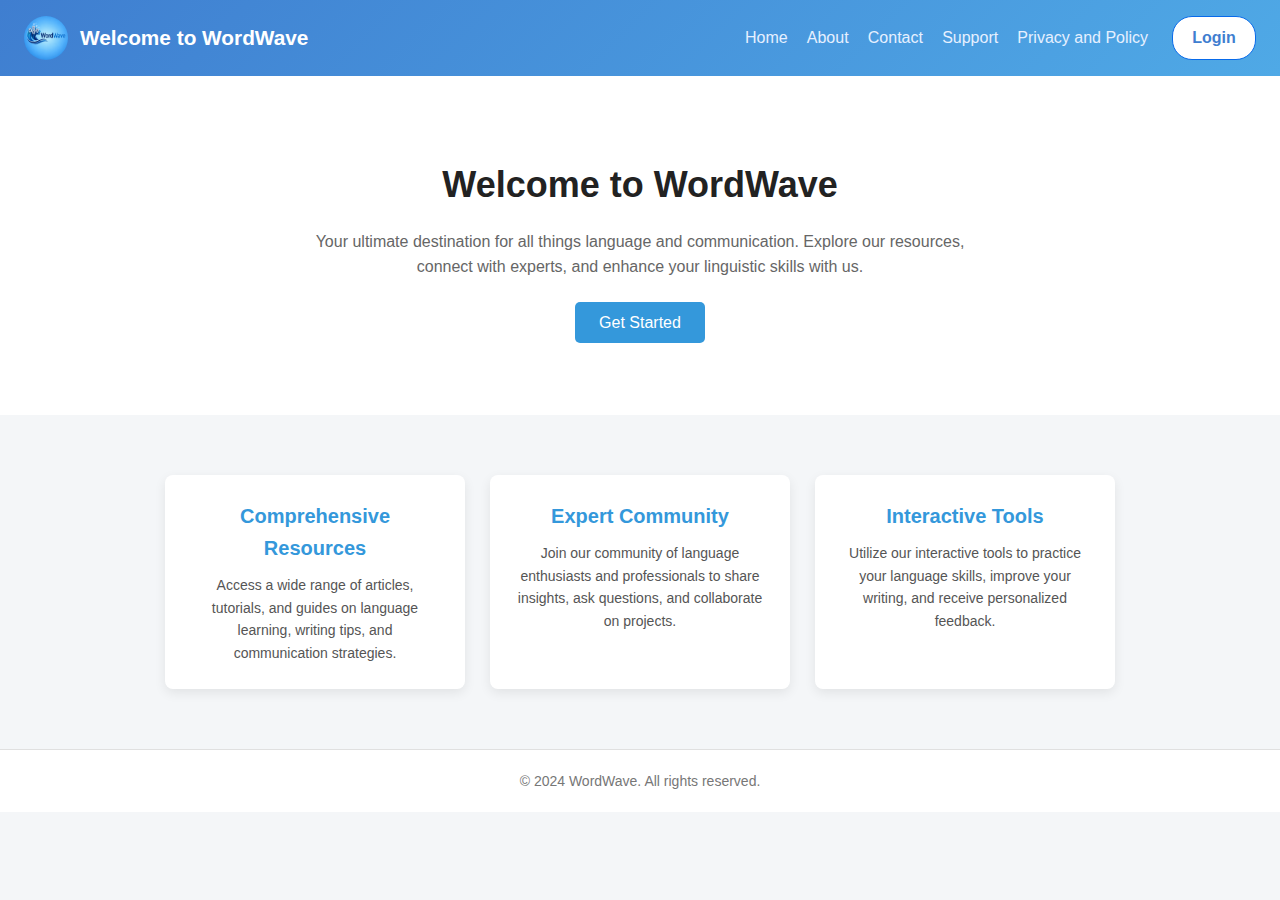
<file: wordwave/index.html>
<!DOCTYPE html>
<html lang="en">
<head>
    <meta charset="UTF-8">
    <meta name="viewport" content="width=device-width, initial-scale=1.0">
    <title>Home</title>
    <link rel="stylesheet" href="styles/style.css">
</head>
<body>
    <header class="navbar">
        <div class="brand">
            <img src="images/logo.png" alt="Company Logo">
            <span>Welcome to WordWave</span>
        </div>
        <div class="nav_grp">
            <nav class="nav-links">
                <a href="/index.html">Home</a>
                <a href="#">About</a>
                <a href="#">Contact</a>
                <a href="#">Support</a>
                <a href="#">Privacy and Policy</a>
            </nav>
            <a href="login.html" target="_blank" class="logout-btn" style="text-decoration: none;">Login</a>
        </div>
    </header>
    <main>
        <section class="hero-content">
            <h1>Welcome to WordWave</h1>
            <p>Your ultimate destination for all things language and communication. Explore our resources, connect with experts, and enhance your linguistic skills with us.</p>
            <a href="/login.html" target="_blank" class="cta-button">Get Started</a>
        </section>

        <section class="features">
            <div class="feature">
                <h2>Comprehensive Resources</h2>
                <p>Access a wide range of articles, tutorials, and guides on language learning, writing tips, and communication strategies.</p>
            </div>
            <div class="feature">
                <h2>Expert Community</h2>
                <p>Join our community of language enthusiasts and professionals to share insights, ask questions, and collaborate on projects.</p>
            </div>
            <div class="feature">
                <h2>Interactive Tools</h2>
                <p>Utilize our interactive tools to practice your language skills, improve your writing, and receive personalized feedback.</p>
            </div>
        </section>
    </main>
    <footer>
        <p>&copy; 2024 WordWave. All rights reserved.</p>
    </footer>
</body>
</html>
</file>
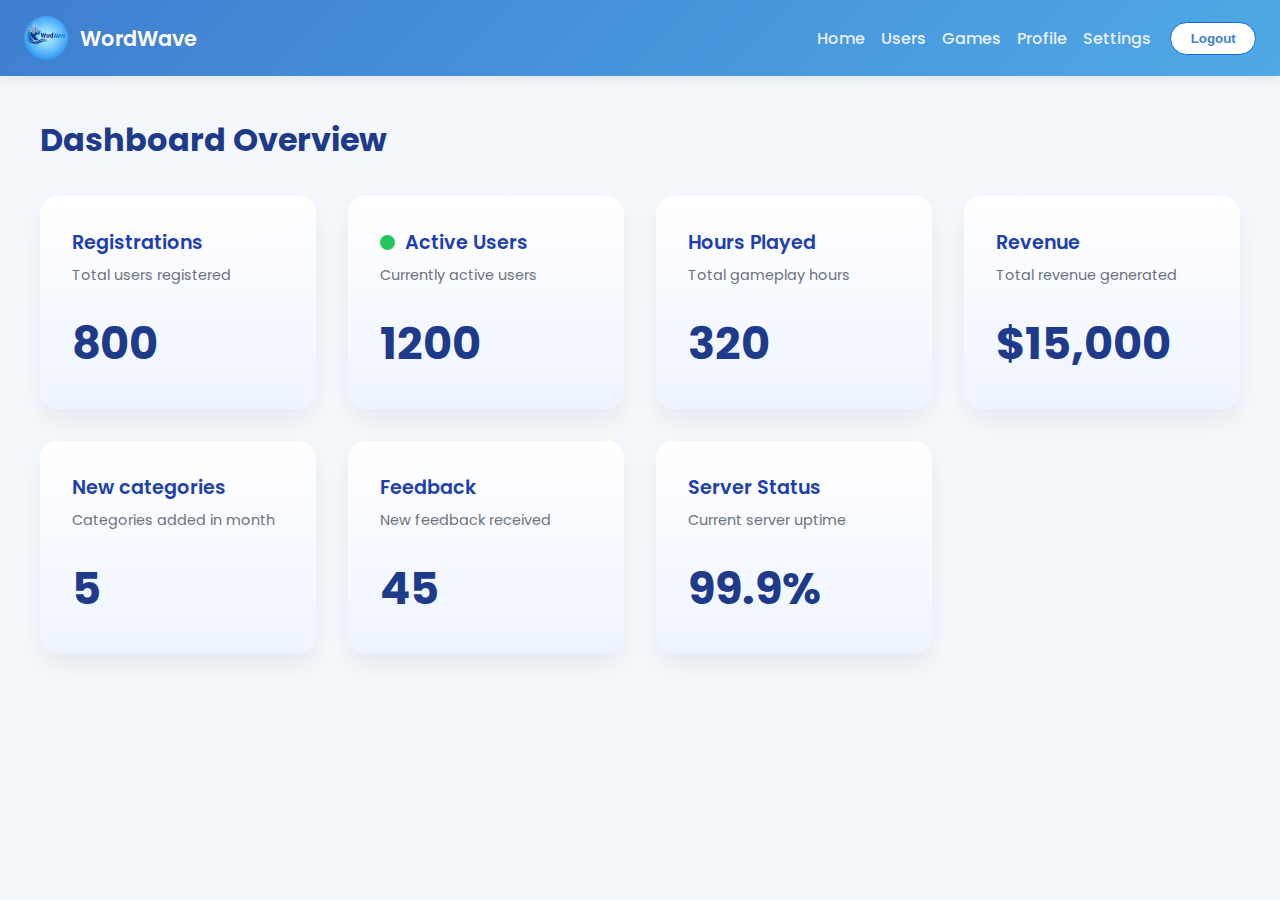
<file: wordwave/company_dashboard.html>
<!DOCTYPE html>
<html lang="en">
<head>
    <meta charset="UTF-8">
    <meta name="viewport" content="width=device-width, initial-scale=1.0">
    <title>Company Dashboard</title>
    <link rel="stylesheet" href="styles/company.css">
    <link href="https://fonts.googleapis.com/css2?family=Poppins:wght@400;500;600;700&display=swap" rel="stylesheet">
</head>
<body>

<header class="navbar">
    <div class="brand">
        <img src="images/logo.png" alt="Company Logo">
        <span>WordWave</span>
    </div>
    <div class="nav-grp">
        <nav class="nav-links">
            <a href="/index.html">Home</a>
            <a href="#">Users</a>
            <a href="#">Games</a>
            <a href="#">Profile</a>
            <a href="#">Settings</a>
        </nav>
    
        <button type="button" class="logout-btn" onclick="logout()">Logout</button>
    </div>
</header>

<main class="dashboard-container">
    <h1 class="page-title">Dashboard Overview</h1>

    <section class="dashboard-grid">
        <div class="card">
            <h2 class="card-title">Registrations</h2>
            <p class="card-desc">Total users registered</p>
            <p class="card-value">800</p>
        </div>

        <div class="card">
            <h2 class="card-title">
                <span class="live-dot"></span>
                Active Users
            </h2>
            <p class="card-desc">Currently active users</p>
            <p class="card-value">1200</p>
        </div>

        <div class="card">
            <h2 class="card-title">Hours Played</h2>
            <p class="card-desc">Total gameplay hours</p>
            <p class="card-value">320</p>
        </div>
        <div class="card">
            <h2 class="card-title">Revenue</h2>
            <p class="card-desc">Total revenue generated</p>    
            <p class="card-value">$15,000</p>
        </div>
        <div class="card">
            <h2 class="card-title">New categories</h2>
            <p class="card-desc">Categories added in month</p>
            <p class="card-value">5</p>
        </div>
        <div class="card">
            <h2 class="card-title">Feedback</h2>
            <p class="card-desc">New feedback received</p>
            <p class="card-value">45</p>
        </div>
        <div class="card">
            <h2 class="card-title">Server Status</h2>
            <p class="card-desc">Current server uptime</p>
            <p class="card-value">99.9%</p>
        </div>
    </section>
</main>
<script src="script.js"></script>
</body>
</html>
</file>
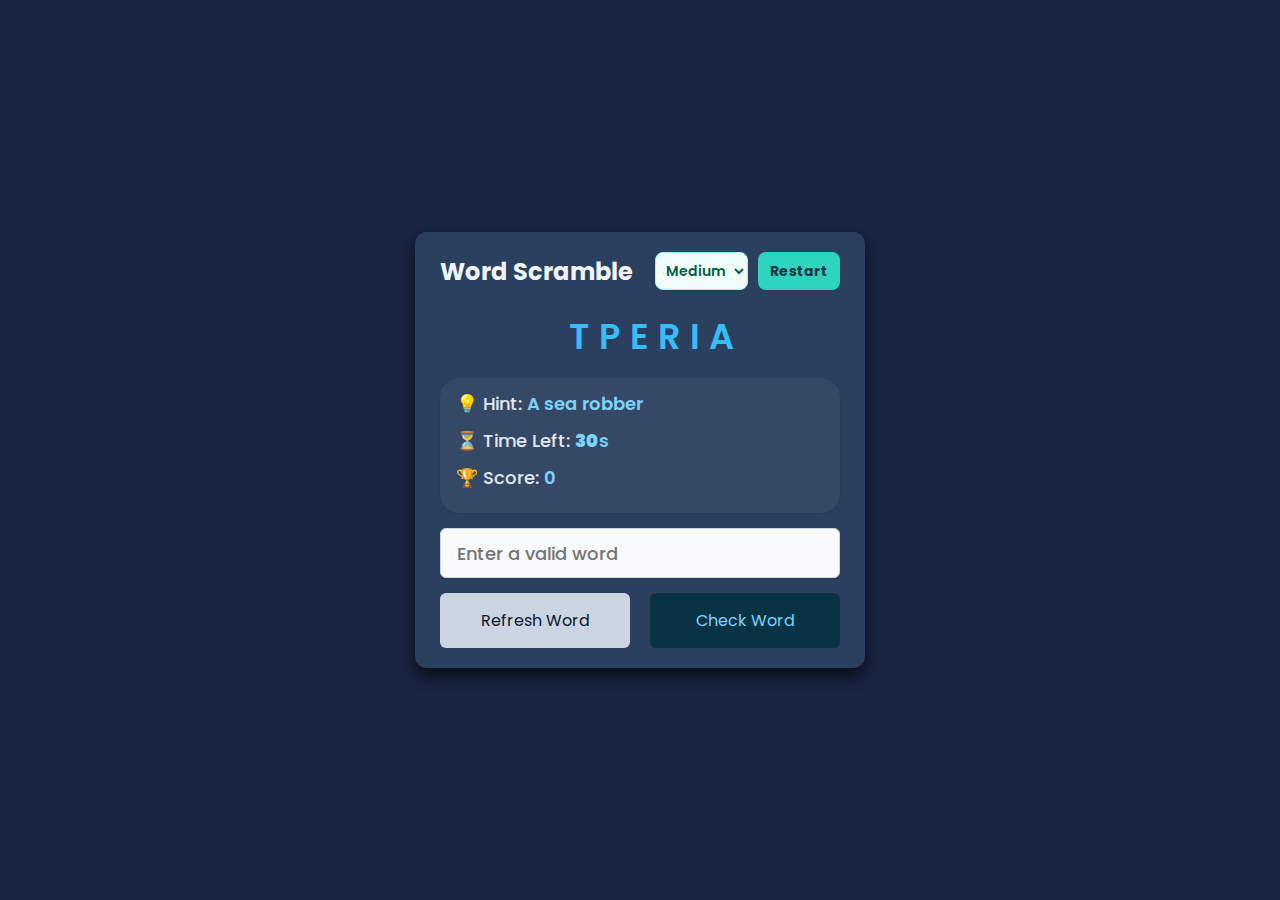
<file: wordwave/game.html>
<!DOCTYPE html>
<html lang="en">
<head>
  <meta charset="UTF-8" />
  <meta name="viewport" content="width=device-width, initial-scale=1.0"/>
  <link rel="stylesheet" href="styles/game.css" />
  <title>Word Scramble</title>
  <script src="words.js" defer></script>
  <script src="game.js" defer></script>
</head>
<body>
  <div class="container">
    <div class="header">
      <h2>Word Scramble</h2>
      <div class="right-controls">
        <select id="difficulty">
          <option value="easy">Easy</option>
          <option value="medium" selected>Medium</option>
          <option value="hard">Hard</option>
        </select>
        <button class="restart-btn">Restart</button>
      </div>
    </div>
    <div class="content">
      <p class="word"></p>
      <div class="details">
        <p class="hint">💡 Hint: <span></span></p>
        <p class="time">⏳ Time Left: <span><b>30</b>s</span></p>
        <p class="score">🏆 Score: <span>0</span></p>
      </div>
      <input type="text" class="text" placeholder="Enter a valid word" />
      <div class="buttons">
        <button class="refresh-word">Refresh Word</button>
        <button class="check-word">Check Word</button>
      </div>
    </div>
  </div>
</body>
</html>
</file>
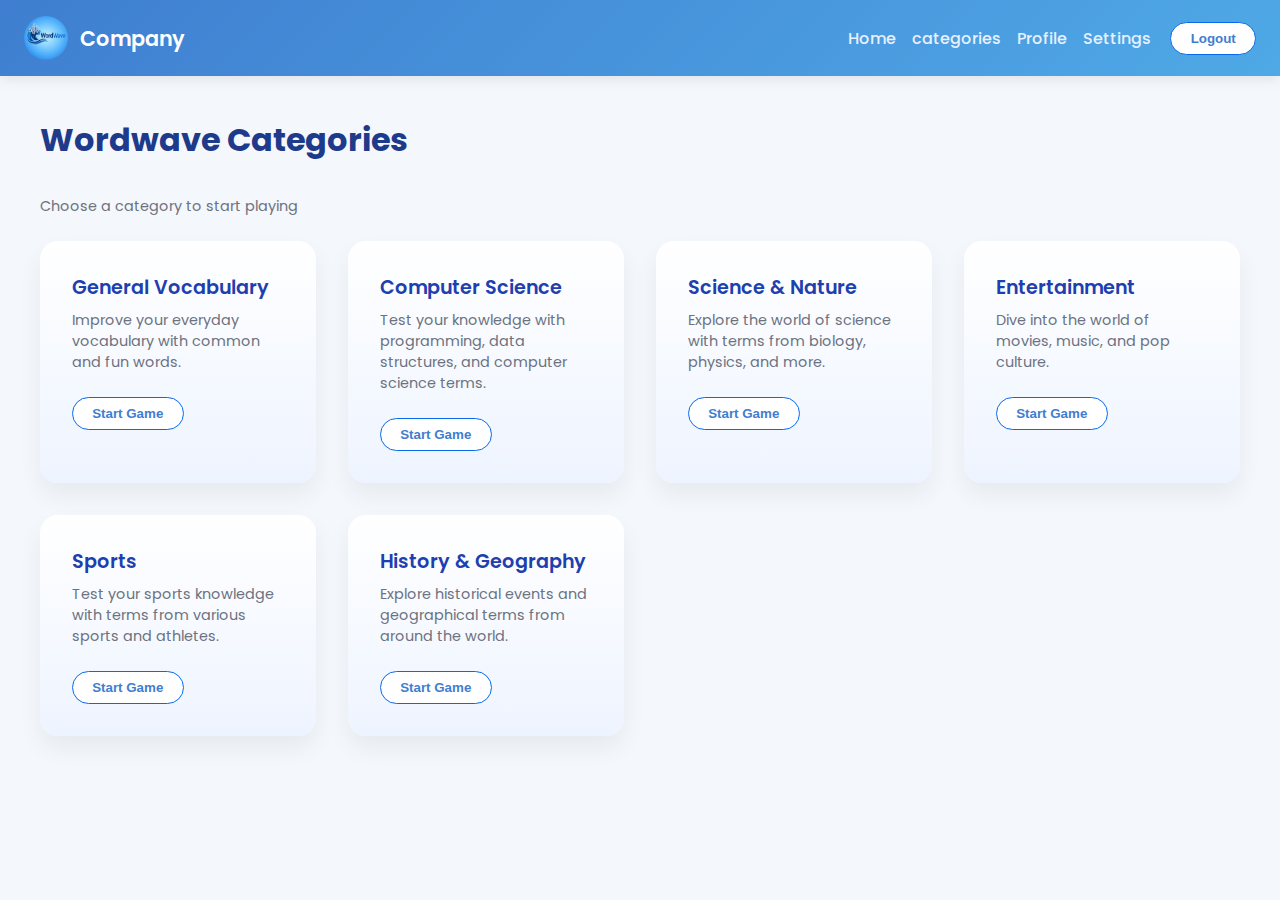
<file: wordwave/user_dashboard.html>
<!DOCTYPE html>
<html lang="en">
<head>
    <meta charset="UTF-8">
    <meta name="viewport" content="width=device-width, initial-scale=1.0">
    <title>Game Categories</title>

    <!-- Company styles -->
    <link rel="stylesheet" href="styles/company.css">
    <link href="https://fonts.googleapis.com/css2?family=Poppins:wght@400;500;600;700&display=swap" rel="stylesheet">
</head>
<body>

<!-- Navbar -->
<header class="navbar">
    <div class="brand">
        <img src="images/logo.png" alt="Company Logo">
        <span>Company</span>
    </div>

    <div class="nav-grp">
        <nav class="nav-links">
            <a href="/index.html">Home</a>
            <a href="#">categories</a>
            <a href="#">Profile</a>
            <a href="#">Settings</a>
        </nav>

        <button type="button" class="logout-btn" onclick="logout()">Logout</button>
    </div>
</header>

<!-- Main Content -->
<main class="dashboard-container">

    <h1 class="page-title">Wordwave Categories</h1>
    <p class="card-desc">Choose a category to start playing</p>

    <section class="dashboard-grid">
        <!-- General Category -->
        <div class="card">
            <h2 class="card-title">General Vocabulary</h2>
            <p class="card-desc">
                Improve your everyday vocabulary with common and fun words.
            </p>
            <button class="logout-btn" onclick="window.location.href='./game.html'">
                Start Game
            </button>
        </div>
        <!-- CS Category -->
        <div class="card">
            <h2 class="card-title">Computer Science</h2>
            <p class="card-desc">
                Test your knowledge with programming, data structures,
                and computer science terms.
            </p>
            <button class="logout-btn" onclick="window.location.href='#'">
                Start Game
            </button>
        </div>
        <div class="card">
            <h2 class="card-title">Science & Nature</h2>
            <p class="card-desc">
                Explore the world of science with terms from biology,
                physics, and more.
            </p>
            <button class="logout-btn" onclick="window.location.href='#'">
                Start Game
            </button>
        </div>
            <div class="card">
                <h2 class="card-title
                ">Entertainment</h2>
                <p class="card-desc">
                    Dive into the world of movies, music, and pop culture.
                </p>
                <button class="logout-btn" onclick="window.location.href='#'">
                    Start Game
                </button>
            </div>
             <div class="card">
                <h2 class="card-title
                ">Sports</h2>
                <p class="card-desc">
                    Test your sports knowledge with terms from various sports and athletes.
                </p>
                <button class="logout-btn" onclick="window.location.href='#'">
                    Start Game
                </button>
            </div>
             <div class="card">
                <h2 class="card-title">History & Geography</h2>
                <p class="card-desc">
                    Explore historical events and geographical terms from around the world.
                </p>
                <button class="logout-btn" onclick="window.location.href='#'">
                    Start Game
                </button>
            </div>
    </section>

</main>

<script src="script.js"></script>
</body>
</html>
</file>
<file: wordwave/styles/company.css>
/* ---------- Global ---------- */
* {
    margin: 0;
    padding: 0;
    box-sizing: border-box;
}

body {
    font-family: "poppins", "Roboto", sans-serif;
    background-color: #f4f7fb;
    color: #1f2937;
}

/* ---------- Navbar ---------- */
.navbar {
    width: 100%;
    display: flex;
    flex-wrap: wrap;
    align-items: center;
    justify-content: space-between;
    padding: 1rem 1.5rem;
    background: linear-gradient(135deg, #3f7ed0, #4fa9e6);
    box-shadow: 0 4px 12px rgba(0, 0, 0, 0.08);
}

.brand {
    display: flex;
    align-items: center;
    gap: 0.75rem;
    font-size: 1.3rem;
    font-weight: 600;
    color: white;
}

.brand img {
    width: 44px;
    height: 44px;
    border-radius: 50%;
}

.nav-grp{
    display: flex;
    align-items: center;
    gap: 1.2rem;

}
.nav-links {
    display: flex;
    gap: 1rem;
    margin-left: 0;
}

.nav-links a {
    text-decoration: none;
    color: #e6f0ff;
    font-weight: 500;
    transition: opacity 0.2s ease;
}

.nav-links a:hover {
    opacity: 0.8;
    text-decoration: underline;
}

.logout-btn {
    padding: 0.5rem 1.2rem;
    border-radius: 20px;
    border: 1px solid #086aea;
    background-color: white;
    color: #3f7ed0;
    font-weight: 600;
    cursor: pointer;
    transition: transform 0.2s ease;
}

.logout-btn:hover {
    transform: scale(1.05);
}

/* ---------- Main Layout ---------- */
.dashboard-container {
    padding: 2.5rem;
}

.page-title {
    font-size: 2rem;
    margin-bottom: 2rem;
    color: #1e3a8a;
}

/* ---------- Dashboard Grid ---------- */
.dashboard-grid {
    display: grid;
    grid-template-columns: repeat(auto-fit, minmax(240px, 1fr));
    gap: 2rem;
}

/* ---------- Cards ---------- */
.card {
    background: linear-gradient(180deg, #ffffff, #eef4ff);
    box-shadow:
        0 10px 30px rgba(0,0,0,0.08),
        inset 0 1px 0 rgba(255,255,255,0.6);
    padding: 2rem;
    border-radius: 18px;
    box-shadow: 0 12px 25px rgba(0, 0, 0, 0.06);
    transition: transform 0.3s ease, box-shadow 0.3s ease;
}

.card:hover {
    transform: translateY(-8px);
    box-shadow: 0 20px 40px rgba(0, 0, 0, 0.12);
}

.card-title {
    display: flex;
    align-items: center;
    gap: 0.6rem;
    font-size: 1.2rem;
    font-weight: 600;
    color: #1e40af;
}

.card-desc {
    font-size: 0.9rem;
    color: #6b7280;
    margin: 0.5rem 0 1.5rem;
}

.card-value {
    font-size: 2.8rem;
    font-weight: 700;
    color: #1e3a8a;
}

/* ---------- Live Indicator ---------- */
.live-dot {
    width: 15px;
    height: 15px;
    background-color: #22c55e;
    border-radius: 50%;
    animation: pulse 1.5s infinite;
}

@keyframes pulse {
    0% {
        box-shadow: 0 0 0 0 rgba(34, 197, 94, 0.7);
    }
    70% {
        box-shadow: 0 0 0 8px rgba(34, 197, 94, 0);
    }
    100% {
        box-shadow: 0 0 0 0 rgba(34, 197, 94, 0);
    }
}

@media (max-width: 768px) {
    .navbar {
        flex-direction: column;
        align-items: flex-start;
        gap: 1rem;
    }
        .nav-grp {
            flex-direction: column;
            align-items: flex-start;
            gap: 1rem;
            width: 100%;
        }

    .nav-links {
        flex-direction: column;
        gap: 0.8rem;
        margin-left: 0;
    }

    .logout-btn {
        align-self: flex-end;
    }
}
</file>
<file: wordwave/styles/game.css>
@import url('https://fonts.googleapis.com/css2?family=Poppins:wght@400;500;600&display=swap');

* {
  margin: 0;
  padding: 0;
  box-sizing: border-box;
  font-family: 'Poppins', sans-serif;
}

body {
  display: flex;
  align-items: center;
  justify-content: center;
  min-height: 100vh;
  background: #182543;
}

.container {
  width: 450px;
  background:#2b405e;
  padding: 20px 25px;
  border-radius: 12px;
  box-shadow: 0 8px 16px rgba(0, 0, 0, 0.7);
  color: #F1F5F9;
}

.header {
  display: flex;
  justify-content: space-between;
  align-items: center;
}

.header h2 {
  font-size: 24px;
  color: #F1F5F9;
}

.right-controls {
  display: flex;
  align-items: center;
  gap: 10px;
}
#difficulty,
.restart-btn {
  padding: 6px 12px;
  height: 38px; 
  border-radius: 8px;
  font-weight: 500;
  font-size: 14px;
}
#difficulty {
    padding: 5px 6px;
    border-radius: 8px;
    background-color: #F0FDFA;
    border: 1px solid #99F6E4;
    color: #065F46; 
    font-weight:600;
    transition: border-color 0.3s ease;
    cursor: pointer;
}
#difficulty:hover {
    border-color: #2DD4BF;
    box-shadow: 0 0 4px rgba(45, 212, 191, 0.5);
  }
  
#difficulty:focus {
    outline: none;
    border-color: #2DD4BF;
    box-shadow: 0 0 4px rgba(45, 212, 191, 0.5);
  }
.restart-btn {
  padding: 6px 12px;
  background-color: #2DD4BF;
  color:#083344 ;
  border:none;
  border-radius: 8px;
  cursor: pointer;
  font-weight: bold;
}

.restart-btn:hover {
    background-color: #2bbaa7; 
    transform: translateY(-1px);
}

.content {
  margin-top: 20px;
  display: flex;
  flex-direction: column;
  gap: 15px;
}

.word {
  font-size: 35px;
  font-weight: 600;
  text-align: center;
  text-transform: uppercase;
  letter-spacing: 1px;
  margin-right: -24px;
  color: #38BDF8; 
}
.details {
    background-color: rgba(255, 255, 255, 0.05);
    padding: 12px 16px;
    border: none rgba(255, 255, 255, 0.08);
    border-radius: 20px;;
    box-shadow: 0 1px 3px rgba(0, 0, 0, 0.1);
  }
  
.details p {
  font-weight:500;
  font-size: 18px;
  margin-bottom: 10px;
  color: #E2E8F0;
}
.details span {
    font-weight: 600;
    color: #7DD3FC;
}
input.text {
  border: 1px solid #CBD5E1; 
  font-weight:500;
  width: 100%;
  height: 50px;
  font-size: 18px;
  padding: 0 16px;
  border-radius: 6px;
  outline: none;
  background-color: #F8FAFC;
  color: #1E293B;
}
.buttons {
  display: flex;
  justify-content: space-between;
}

.buttons button {
  border: none;
  padding: 15px 0;
  font-size: 16px;
  border-radius: 6px;
  width: calc(50% - 10px);
  cursor: pointer;
  transition: background-color 0.2s;
}

.refresh-word {
    background: #CBD5E1;
    color:#1E293B;
    transition: background 0.3s ease, transform 0.2s ease;
    color: #0F172A; 
}

.refresh-word:hover {
    background: #64738b; 
    transform: translateY(-1px);
} 

.check-word {
    background:#083344;
    color: #7DD3FC;
    transition: background 0.3s ease, transform 0.2s ease;
}

.check-word:hover {
    background: #2DD4BF; 
    transform: translateY(-1px);
}
</file>
<file: wordwave/styles/style.css>
/* ---------- RESET ---------- */
* {
    margin: 0;
    padding: 0;
    box-sizing: border-box;
}

/* ---------- BODY ---------- */
body {
    font-family: Arial, Helvetica, sans-serif;
    background-color: #f4f6f8;
    color: #333;
    line-height: 1.6;
}

/* ---------- Navbar ---------- */
.navbar {
    width: 100%;
    display: flex;
    flex-wrap: wrap;
    justify-content: space-between;
    align-items: center;
    padding: 1rem 1.5rem;
    background: linear-gradient(135deg, #3f7ed0, #4fa9e6);
    box-shadow: 0 4px 12px rgba(0, 0, 0, 0.08);
}

.brand {
    display: flex;
    align-items: center;
    gap: 0.75rem;
    font-size: 1.3rem;
    font-weight: 600;
    color: white;
}

.brand img {
    width: 44px;
    height: 44px;
    border-radius: 50%;
}

.nav_grp {
    display: flex;
    align-items: center;
    gap: 1.5rem;
}

.nav-links {
    display: flex;
    gap: 1.2rem;
    margin-left: 0;
}

.nav-links a {
    text-decoration: none;
    color: #e6f0ff;
    font-weight: 500;
    transition: opacity 0.2s ease;
}

.nav-links a:hover {
    opacity: 0.8;
    text-decoration: underline;
}

.logout-btn {
    padding: 0.5rem 1.2rem;
    border-radius: 20px;
    border: 1px solid #086aea;
    background-color: white;
    color: #3f7ed0;
    font-weight: 600;
    cursor: pointer;
    transition: transform 0.2s ease;
}

.logout-btn:hover {
    transform: scale(1.05);
}

/* ---------- HERO SECTION ---------- */
.hero-content {
    text-align: center;
    padding: 80px 20px;
    background-color: #ffffff;
}

.hero-content h1 {
    font-size: 36px;
    margin-bottom: 15px;
    color: #222;
}

.hero-content p {
    max-width: 700px;
    margin: 0 auto 30px;
    color: #666;
    font-size: 16px;
}

/* CTA Button */
.cta-button {
    text-decoration: none;
    padding: 12px 24px;
    background-color: #3498db;
    color: white;
    border-radius: 5px;
    font-size: 16px;
}

.cta-button:hover {
    background-color: #2c80b4;
}

/* ---------- FEATURES ---------- */
.features {
    display: flex;
    justify-content: center;
    gap: 25px;
    padding: 60px 40px;
    background-color: #f4f6f8;
}

.feature {
    background-color: #ffffff;
    padding: 25px;
    width: 300px;
    border-radius: 8px;
    box-shadow: 0 4px 12px rgba(0, 0, 0, 0.08);
    text-align: center;
}

.feature h2 {
    font-size: 20px;
    margin-bottom: 10px;
    color: #3498db;
}

.feature p {
    font-size: 14px;
    color: #555;
}

/* ---------- FOOTER ---------- */
footer {
    text-align: center;
    padding: 20px;
    background-color: #ffffff;
    color: #777;
    font-size: 14px;
    border-top: 1px solid #e0e0e0;
}

@media (max-width: 768px) {
    .navbar {
        flex-direction: column;
        align-items: flex-start;
        gap: 1rem;
    }

    .nav-group {
        flex-direction: column;
        align-items: flex-start;
        gap: 1rem;
        width: 100%;
    }

    .nav-links {
        flex-direction: column;
        gap: 0.8rem;
    }

    .logout-btn {
        align-self: flex-start;
    }
}
</file>
